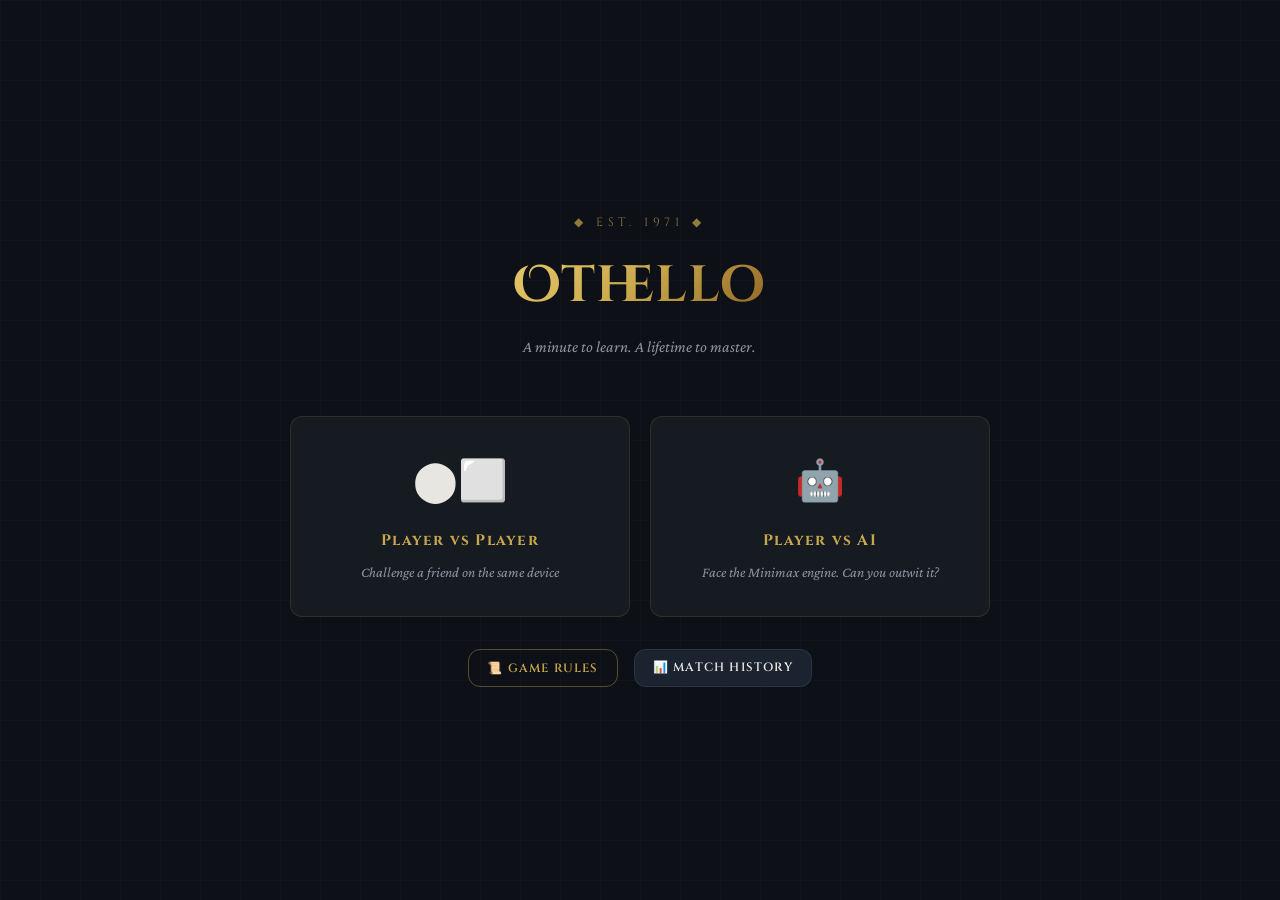
<file: templates/index.html>
<!DOCTYPE html>
<html lang="en">
<head>
  <meta charset="UTF-8">
  <meta name="viewport" content="width=device-width, initial-scale=1.0">
  <title>Othello – The Classic Strategy Game</title>
  <link rel="stylesheet" href="/static/css/style.css">
</head>
<body>

<!-- ═══ HOME PAGE ════════════════════════════════════════════ -->
<div id="home-page" style="display:flex; flex-direction:column; align-items:center; justify-content:center; min-height:100vh; padding:40px 24px;">

  <header class="home-header">
    <span class="ornament">◆  EST. 1971  ◆</span>
    <h1>Othello</h1>
    <p class="tagline">A minute to learn. A lifetime to master.</p>
  </header>

  <!-- Game Mode Cards -->
  <div class="mode-cards">
    <div class="mode-card" onclick="launchGame('pvp')">
      <span class="icon">⬤⬜</span>
      <h3>Player vs Player</h3>
      <p>Challenge a friend on the same device</p>
    </div>
    <div class="mode-card" onclick="launchGame('pvai')">
      <span class="icon">🤖</span>
      <h3>Player vs AI</h3>
      <p>Face the Minimax engine. Can you outwit it?</p>
    </div>
  </div>

  <!-- Secondary Links -->
  <div class="secondary-links">
    <button class="btn btn-secondary btn-sm" onclick="openRules()">📜 Game Rules</button>
    <a href="/history" class="btn btn-ghost btn-sm">📊 Match History</a>
  </div>

</div>

<!-- ═══ GAME PAGE ════════════════════════════════════════════ -->
<div id="game-page" style="display:none;">
  <div style="max-width:1000px; margin:0 auto; padding:20px 24px;">

    <!-- Top Nav -->
    <div style="display:flex; justify-content:space-between; align-items:center; margin-bottom:20px;">
      <button class="btn btn-ghost btn-sm" onclick="goHome()">← Menu</button>
      <span id="game-mode-label" class="subtitle" style="letter-spacing:0.2em;">—</span>
      <button class="btn btn-secondary btn-sm" onclick="openRules()">Rules</button>
    </div>

    <!-- Game Layout -->
    <div class="game-layout">

      <!-- Black Player Panel -->
      <div class="player-panel black-panel active">
        <div class="player-disc"></div>
        <div class="player-name">Black</div>
        <div class="player-score" id="black-score">2</div>
        <div class="turn-indicator" id="black-turn-ind">Your Turn</div>
      </div>

      <!-- Board + Status -->
      <div class="board-wrapper">
        <div class="board-container">
          <div id="game-board"></div>

          <!-- Game Over Overlay -->
          <div id="game-over-overlay">
            <div class="winner-text" id="winner-text">Black Wins!</div>
            <div class="final-scores" id="final-scores"></div>
            <div style="display:flex; gap:12px; margin-top:8px;">
              <button class="btn btn-primary btn-sm" onclick="restartGame()">Play Again</button>
              <button class="btn btn-ghost btn-sm" onclick="goHome()">Main Menu</button>
            </div>
          </div>
        </div>

        <!-- AI Thinking / Status -->
        <div class="ai-thinking" id="ai-thinking">
          AI is thinking
          <div class="dot-blink">
            <span></span><span></span><span></span>
          </div>
        </div>
        <div class="status-bar" id="status-bar">Starting…</div>
      </div>

      <!-- White Player Panel -->
      <div class="player-panel white-panel">
        <div class="player-disc"></div>
        <div class="player-name" id="white-player-name">White</div>
        <div class="player-score" id="white-score">2</div>
        <div class="turn-indicator" id="white-turn-ind">Your Turn</div>
      </div>

      <!-- Controls Panel (spans full width below) -->
      <div class="controls-panel" style="grid-column: 1 / -1;">
        <div class="section-label">Controls</div>
        <div style="display:flex; gap:10px; flex-wrap:wrap;">
          <button class="btn btn-ghost btn-sm" id="btn-undo" onclick="undoMove()" disabled>↩ Undo</button>
          <button class="btn btn-secondary btn-sm" onclick="restartGame()">↺ Restart</button>
          <button class="btn btn-danger btn-sm" onclick="goHome()">✕ Quit</button>
        </div>
      </div>

    </div><!-- /game-layout -->
  </div>
</div>

<!-- ═══ RULES MODAL ══════════════════════════════════════════ -->
<div class="modal-overlay" id="rules-modal">
  <div class="modal">
    <button class="modal-close" onclick="closeRules()" aria-label="Close">✕</button>
    <h2 style="margin-bottom:6px;">Game Rules</h2>
    <p class="subtitle" style="margin-bottom:0;">How to play Othello</p>

    <ul class="rules-list">
      <li><span class="rule-num">01</span>The board is 8 × 8. Four discs are placed in the centre at the start.</li>
      <li><span class="rule-num">02</span>Black always moves first.</li>
      <li><span class="rule-num">03</span>A move is valid only if it traps at least one opponent disc between your new disc and another of your discs.</li>
      <li><span class="rule-num">04</span>All trapped opponent discs are flipped to your colour.</li>
      <li><span class="rule-num">05</span>If you have no valid move, your turn is passed to your opponent.</li>
      <li><span class="rule-num">06</span>The game ends when the board is full or neither player can move.</li>
      <li><span class="rule-num">07</span>The player with the most discs wins.</li>
      <li><span class="rule-num">08</span>Green dots indicate squares where you can legally play.</li>
    </ul>

    <div style="margin-top:24px; text-align:center;">
      <button class="btn btn-primary btn-sm" onclick="closeRules()">Got it!</button>
    </div>
  </div>
</div>

<!-- Pass toast -->
<div class="pass-toast" id="pass-toast">Turn passed!</div>

<script src="/static/js/game.js"></script>
<script>
  function launchGame(gameMode) {
    document.getElementById('home-page').style.display = 'none';
    const label = document.getElementById('game-mode-label');
    if (label) label.textContent = gameMode === 'pvp' ? 'Player vs Player' : 'Player vs AI';

    // Update white player label in PvAI
    const whiteName = document.getElementById('white-player-name');
    if (whiteName) whiteName.textContent = gameMode === 'pvai' ? 'AI (White)' : 'White';

    startGame(gameMode);
  }

  function openRules()  { document.getElementById('rules-modal').classList.add('open'); }
  function closeRules() { document.getElementById('rules-modal').classList.remove('open'); }

  // Close modal on overlay click
  document.getElementById('rules-modal').addEventListener('click', function(e) {
    if (e.target === this) closeRules();
  });
</script>
</body>
</html>
</file>
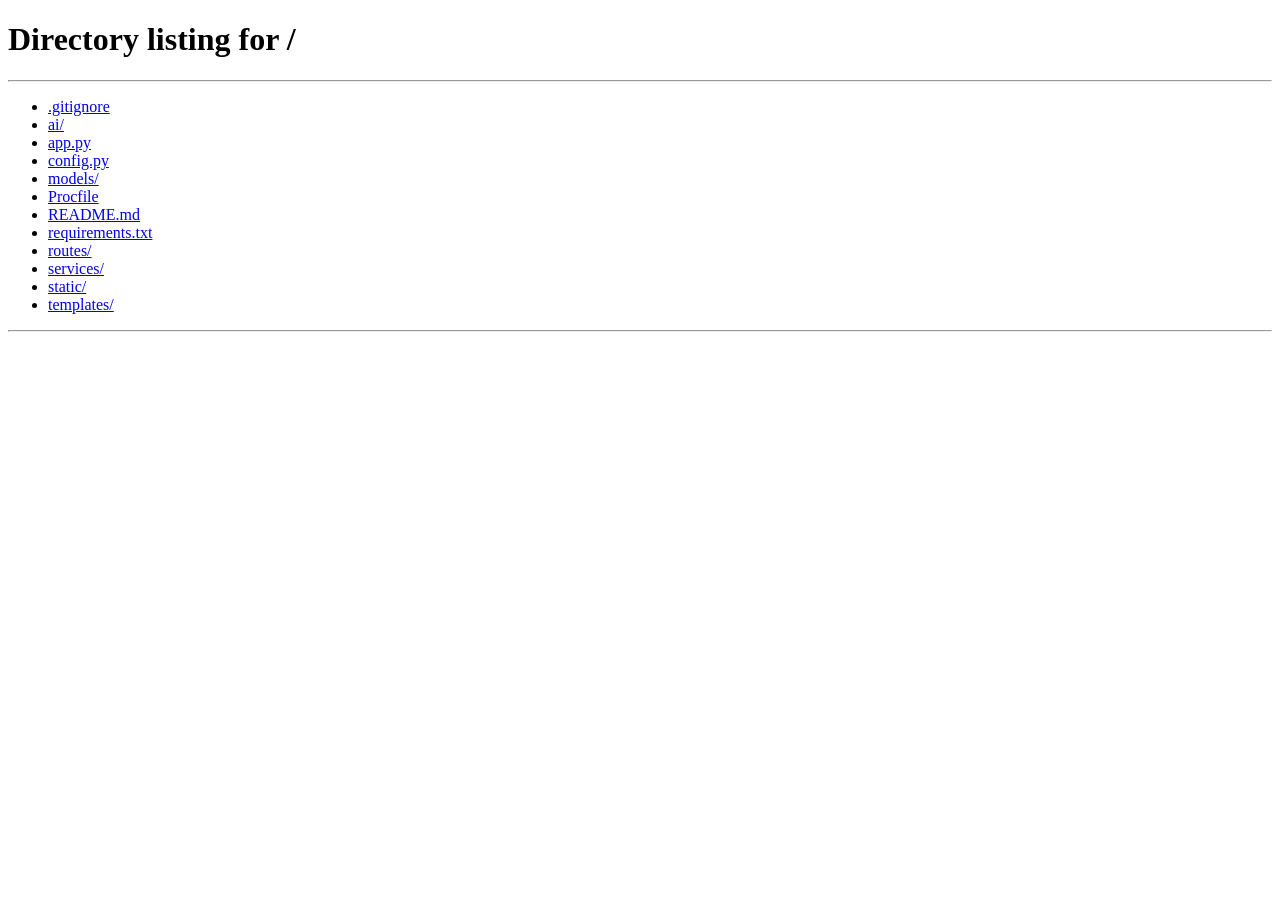
<file: templates/game.html>
<!DOCTYPE html>
<html lang="en">
<head>
  <meta charset="UTF-8">
  <meta name="viewport" content="width=device-width, initial-scale=1.0">
  <title>Othello – Play</title>
  <link rel="stylesheet" href="/static/css/style.css">
</head>
<body>
  <!-- Redirect to index which houses the full SPA -->
  <script>window.location.replace('/');</script>
</body>
</html>
</file>
<file: static/css/style.css>
/* ═══════════════════════════════════════════════════════════════
   Othello – Global Styles
   Theme: Deep noir with jade green board, art-deco typography
   ═══════════════════════════════════════════════════════════════ */

@import url('https://fonts.googleapis.com/css2?family=Cinzel+Decorative:wght@700&family=Cinzel:wght@400;600&family=Crimson+Pro:ital,wght@0,300;0,400;1,300&display=swap');

/* ── CSS Variables ─────────────────────────────────────────── */
:root {
  --bg-dark:      #0d1117;
  --bg-card:      #161b22;
  --bg-panel:     #1c2330;
  --board-green:  #2d6a4f;
  --board-line:   #1b4332;
  --board-glow:   #52b788;
  --gold:         #c9a84c;
  --gold-light:   #e8c96a;
  --disc-black:   #1a1a2e;
  --disc-white:   #f0ede8;
  --disc-shadow:  rgba(0,0,0,0.6);
  --valid-dot:    rgba(82, 183, 136, 0.55);
  --text-primary: #e8e6e1;
  --text-muted:   #8b949e;
  --accent-red:   #e74c3c;
  --radius:       12px;
  --shadow-lg:    0 20px 60px rgba(0,0,0,0.6);
  --shadow-card:  0 8px 24px rgba(0,0,0,0.4);
  --transition:   0.25s cubic-bezier(0.4, 0, 0.2, 1);
}

/* ── Reset & Base ──────────────────────────────────────────── */
*, *::before, *::after { box-sizing: border-box; margin: 0; padding: 0; }

html { font-size: 16px; scroll-behavior: smooth; }

body {
  background: var(--bg-dark);
  color: var(--text-primary);
  font-family: 'Crimson Pro', Georgia, serif;
  font-size: 1.05rem;
  line-height: 1.6;
  min-height: 100vh;
  overflow-x: hidden;
}

/* Subtle grid texture overlay */
body::before {
  content: '';
  position: fixed;
  inset: 0;
  background-image:
    linear-gradient(rgba(201,168,76,0.03) 1px, transparent 1px),
    linear-gradient(90deg, rgba(201,168,76,0.03) 1px, transparent 1px);
  background-size: 40px 40px;
  pointer-events: none;
  z-index: 0;
}

/* ── Typography ────────────────────────────────────────────── */
h1, h2, h3 {
  font-family: 'Cinzel Decorative', serif;
  font-weight: 700;
  letter-spacing: 0.03em;
}

h1 { font-size: clamp(1.8rem, 5vw, 3.2rem); }
h2 { font-size: clamp(1.2rem, 3vw, 1.8rem); }
h3 { font-size: 1.1rem; }

.subtitle {
  font-family: 'Cinzel', serif;
  font-size: 0.85rem;
  letter-spacing: 0.25em;
  text-transform: uppercase;
  color: var(--gold);
}

/* ── Layout Utilities ──────────────────────────────────────── */
.container {
  max-width: 1100px;
  margin: 0 auto;
  padding: 0 24px;
  position: relative;
  z-index: 1;
}

.flex { display: flex; }
.flex-center { display: flex; align-items: center; justify-content: center; }
.flex-col { flex-direction: column; }
.gap-2 { gap: 8px; }
.gap-4 { gap: 16px; }
.gap-6 { gap: 24px; }
.text-center { text-align: center; }
.mt-4 { margin-top: 16px; }
.mt-8 { margin-top: 32px; }

/* ── Buttons ───────────────────────────────────────────────── */
.btn {
  display: inline-flex;
  align-items: center;
  justify-content: center;
  gap: 8px;
  padding: 12px 28px;
  border: none;
  border-radius: var(--radius);
  font-family: 'Cinzel', serif;
  font-size: 0.85rem;
  font-weight: 600;
  letter-spacing: 0.1em;
  text-transform: uppercase;
  cursor: pointer;
  transition: all var(--transition);
  text-decoration: none;
  position: relative;
  overflow: hidden;
}

.btn::after {
  content: '';
  position: absolute;
  inset: 0;
  background: rgba(255,255,255,0.07);
  opacity: 0;
  transition: opacity var(--transition);
}
.btn:hover::after { opacity: 1; }

.btn-primary {
  background: linear-gradient(135deg, var(--gold) 0%, #a07830 100%);
  color: #0d1117;
  box-shadow: 0 4px 20px rgba(201,168,76,0.35);
}
.btn-primary:hover {
  transform: translateY(-2px);
  box-shadow: 0 8px 30px rgba(201,168,76,0.5);
}
.btn-primary:active { transform: translateY(0); }

.btn-secondary {
  background: transparent;
  border: 1px solid rgba(201,168,76,0.4);
  color: var(--gold);
}
.btn-secondary:hover {
  border-color: var(--gold);
  background: rgba(201,168,76,0.08);
  transform: translateY(-1px);
}

.btn-ghost {
  background: var(--bg-panel);
  color: var(--text-primary);
  border: 1px solid rgba(255,255,255,0.08);
}
.btn-ghost:hover {
  background: rgba(255,255,255,0.06);
  border-color: rgba(255,255,255,0.18);
}

.btn-danger {
  background: linear-gradient(135deg, #c0392b 0%, #962d22 100%);
  color: #fff;
}
.btn-danger:hover { transform: translateY(-1px); }

.btn-sm {
  padding: 8px 18px;
  font-size: 0.75rem;
}

.btn:disabled {
  opacity: 0.4;
  cursor: not-allowed;
  transform: none !important;
}

/* ── Cards ─────────────────────────────────────────────────── */
.card {
  background: var(--bg-card);
  border: 1px solid rgba(201,168,76,0.12);
  border-radius: var(--radius);
  padding: 24px;
  box-shadow: var(--shadow-card);
}

/* ═══════════════════════════════════════════════════════════════
   HOME / LANDING PAGE
   ═══════════════════════════════════════════════════════════════ */
#home-page {
  min-height: 100vh;
  display: flex;
  flex-direction: column;
  align-items: center;
  justify-content: center;
  padding: 40px 24px;
}

.home-header {
  text-align: center;
  margin-bottom: 56px;
  animation: fadeDown 0.8s ease both;
}

.home-header .ornament {
  font-family: 'Cinzel', serif;
  font-size: 0.75rem;
  letter-spacing: 0.4em;
  color: var(--gold);
  opacity: 0.7;
  display: block;
  margin-bottom: 12px;
}

.home-header h1 {
  background: linear-gradient(135deg, var(--gold-light) 0%, var(--gold) 50%, #8a6020 100%);
  -webkit-background-clip: text;
  -webkit-text-fill-color: transparent;
  background-clip: text;
  margin-bottom: 8px;
}

.home-header .tagline {
  font-size: 1rem;
  color: var(--text-muted);
  font-style: italic;
}

.mode-cards {
  display: grid;
  grid-template-columns: repeat(auto-fit, minmax(240px, 1fr));
  gap: 20px;
  width: 100%;
  max-width: 700px;
  animation: fadeUp 0.9s 0.2s ease both;
}

.mode-card {
  background: var(--bg-card);
  border: 1px solid rgba(201,168,76,0.15);
  border-radius: var(--radius);
  padding: 32px 24px;
  text-align: center;
  cursor: pointer;
  transition: all var(--transition);
  position: relative;
  overflow: hidden;
}

.mode-card::before {
  content: '';
  position: absolute;
  inset: 0;
  background: radial-gradient(circle at 50% 0%, rgba(201,168,76,0.08), transparent 70%);
  opacity: 0;
  transition: opacity var(--transition);
}

.mode-card:hover {
  border-color: var(--gold);
  transform: translateY(-4px);
  box-shadow: 0 12px 40px rgba(201,168,76,0.2);
}
.mode-card:hover::before { opacity: 1; }

.mode-card .icon {
  font-size: 2.5rem;
  margin-bottom: 16px;
  display: block;
}

.mode-card h3 {
  font-family: 'Cinzel', serif;
  font-size: 0.95rem;
  color: var(--gold);
  letter-spacing: 0.08em;
  margin-bottom: 8px;
}

.mode-card p {
  font-size: 0.9rem;
  color: var(--text-muted);
  font-style: italic;
}

.secondary-links {
  display: flex;
  gap: 16px;
  margin-top: 32px;
  flex-wrap: wrap;
  justify-content: center;
  animation: fadeUp 1s 0.4s ease both;
}

/* ═══════════════════════════════════════════════════════════════
   GAME PAGE
   ═══════════════════════════════════════════════════════════════ */
#game-page {
  min-height: 100vh;
  padding: 24px;
}

.game-layout {
  max-width: 1000px;
  margin: 0 auto;
  display: grid;
  grid-template-columns: 1fr auto 1fr;
  grid-template-rows: auto auto;
  gap: 20px;
  align-items: start;
}

/* Player panels ─── */
.player-panel {
  background: var(--bg-card);
  border: 1px solid rgba(255,255,255,0.06);
  border-radius: var(--radius);
  padding: 20px;
  transition: all var(--transition);
}

.player-panel.active {
  border-color: var(--gold);
  box-shadow: 0 0 24px rgba(201,168,76,0.2);
}

.player-panel .player-disc {
  width: 36px;
  height: 36px;
  border-radius: 50%;
  margin-bottom: 12px;
  box-shadow: 0 4px 12px rgba(0,0,0,0.4);
}

.player-panel.black-panel .player-disc {
  background: radial-gradient(circle at 35% 35%, #444, var(--disc-black));
}
.player-panel.white-panel .player-disc {
  background: radial-gradient(circle at 35% 35%, #fff, #ccc);
}

.player-panel .player-name {
  font-family: 'Cinzel', serif;
  font-size: 0.8rem;
  color: var(--text-muted);
  letter-spacing: 0.1em;
  text-transform: uppercase;
  margin-bottom: 4px;
}

.player-panel .player-score {
  font-family: 'Cinzel Decorative', serif;
  font-size: 2rem;
  color: var(--text-primary);
  line-height: 1;
}

.player-panel .turn-indicator {
  margin-top: 10px;
  font-size: 0.75rem;
  font-family: 'Cinzel', serif;
  letter-spacing: 0.15em;
  color: var(--gold);
  text-transform: uppercase;
  opacity: 0;
  transition: opacity var(--transition);
}
.player-panel.active .turn-indicator { opacity: 1; }

/* Board wrapper ─── */
.board-wrapper {
  position: relative;
  display: flex;
  flex-direction: column;
  align-items: center;
  gap: 12px;
  grid-row: 1 / 3;
}

.board-container {
  position: relative;
  border: 3px solid var(--board-line);
  border-radius: 6px;
  box-shadow: 0 0 0 1px rgba(201,168,76,0.2), var(--shadow-lg);
  overflow: hidden;
}

#game-board {
  display: grid;
  grid-template-columns: repeat(8, 1fr);
  background: var(--board-green);
  gap: 0;
}

/* Board cells ─── */
.cell {
  width: 62px;
  height: 62px;
  border: 1px solid var(--board-line);
  position: relative;
  cursor: default;
  transition: background var(--transition);
  display: flex;
  align-items: center;
  justify-content: center;
}

.cell.valid {
  cursor: pointer;
}
.cell.valid:hover {
  background: rgba(82, 183, 136, 0.18);
}

/* Discs ─── */
.disc {
  width: 80%;
  height: 80%;
  border-radius: 50%;
  position: absolute;
  transition: transform 0.35s cubic-bezier(0.34, 1.56, 0.64, 1);
}

.disc.black {
  background: radial-gradient(circle at 35% 32%, #555, var(--disc-black) 60%);
  box-shadow: inset 0 -3px 6px rgba(0,0,0,0.5), 0 4px 10px rgba(0,0,0,0.6);
}

.disc.white {
  background: radial-gradient(circle at 35% 32%, #fff 30%, #d8d4ce 70%);
  box-shadow: inset 0 -3px 6px rgba(0,0,0,0.15), 0 4px 10px rgba(0,0,0,0.4);
}

/* Disc flip animation */
@keyframes flipToWhite {
  0%   { transform: scaleX(1);  filter: brightness(0.3); }
  50%  { transform: scaleX(0);  filter: brightness(0.5); }
  100% { transform: scaleX(1);  filter: brightness(1); }
}
@keyframes flipToBlack {
  0%   { transform: scaleX(1);  filter: brightness(1.3); }
  50%  { transform: scaleX(0);  filter: brightness(0.8); }
  100% { transform: scaleX(1);  filter: brightness(1); }
}
@keyframes placeDisc {
  0%   { transform: scale(0); opacity: 0; }
  70%  { transform: scale(1.15); }
  100% { transform: scale(1);  opacity: 1; }
}

.disc.placing  { animation: placeDisc 0.3s ease both; }
.disc.flipping-to-white { animation: flipToWhite 0.4s ease both; }
.disc.flipping-to-black { animation: flipToBlack 0.4s ease both; }

/* Valid move indicator dot ─── */
.valid-dot {
  width: 28%;
  height: 28%;
  border-radius: 50%;
  background: var(--valid-dot);
  border: 2px solid rgba(82, 183, 136, 0.7);
  position: absolute;
  pointer-events: none;
  animation: pulse 1.8s ease-in-out infinite;
}

@keyframes pulse {
  0%, 100% { transform: scale(1);   opacity: 0.55; }
  50%       { transform: scale(1.2); opacity: 0.9;  }
}

/* Game controls panel ─── */
.controls-panel {
  background: var(--bg-card);
  border: 1px solid rgba(255,255,255,0.06);
  border-radius: var(--radius);
  padding: 20px;
  display: flex;
  flex-direction: column;
  gap: 10px;
}

.controls-panel .section-label {
  font-family: 'Cinzel', serif;
  font-size: 0.7rem;
  letter-spacing: 0.2em;
  color: var(--text-muted);
  text-transform: uppercase;
  margin-bottom: 4px;
}

/* Status bar ─── */
.status-bar {
  background: var(--bg-panel);
  border: 1px solid rgba(201,168,76,0.15);
  border-radius: 8px;
  padding: 10px 16px;
  font-family: 'Cinzel', serif;
  font-size: 0.78rem;
  letter-spacing: 0.1em;
  color: var(--gold);
  text-align: center;
  min-height: 38px;
  display: flex;
  align-items: center;
  justify-content: center;
  gap: 8px;
  grid-column: 1 / -1;
}

/* AI thinking indicator ─── */
.ai-thinking {
  display: none;
  align-items: center;
  gap: 8px;
  font-family: 'Cinzel', serif;
  font-size: 0.78rem;
  color: var(--gold);
  letter-spacing: 0.08em;
}
.ai-thinking.visible { display: flex; }

.dot-blink {
  display: inline-flex;
  gap: 4px;
}
.dot-blink span {
  width: 5px; height: 5px;
  border-radius: 50%;
  background: var(--gold);
  animation: blink 1.2s ease-in-out infinite;
}
.dot-blink span:nth-child(2) { animation-delay: 0.2s; }
.dot-blink span:nth-child(3) { animation-delay: 0.4s; }

@keyframes blink {
  0%, 80%, 100% { opacity: 0.2; transform: scale(0.8); }
  40% { opacity: 1; transform: scale(1.2); }
}

/* Game-over overlay ─── */
#game-over-overlay {
  display: none;
  position: absolute;
  inset: 0;
  background: rgba(13, 17, 23, 0.88);
  backdrop-filter: blur(6px);
  align-items: center;
  justify-content: center;
  flex-direction: column;
  gap: 16px;
  border-radius: 6px;
  z-index: 10;
  text-align: center;
  padding: 32px;
}
#game-over-overlay.visible { display: flex; animation: fadeIn 0.5s ease; }

#game-over-overlay .winner-text {
  font-family: 'Cinzel Decorative', serif;
  font-size: clamp(1.2rem, 4vw, 1.8rem);
  background: linear-gradient(135deg, var(--gold-light), var(--gold));
  -webkit-background-clip: text;
  -webkit-text-fill-color: transparent;
  background-clip: text;
}

#game-over-overlay .final-scores {
  font-size: 1.1rem;
  color: var(--text-muted);
}

/* Pass toast ─── */
.pass-toast {
  position: fixed;
  bottom: 32px;
  left: 50%;
  transform: translateX(-50%) translateY(60px);
  background: var(--bg-card);
  border: 1px solid rgba(201,168,76,0.3);
  border-radius: 30px;
  padding: 10px 24px;
  font-family: 'Cinzel', serif;
  font-size: 0.8rem;
  letter-spacing: 0.1em;
  color: var(--gold);
  box-shadow: var(--shadow-card);
  transition: transform 0.4s cubic-bezier(0.34, 1.56, 0.64, 1), opacity 0.4s;
  opacity: 0;
  z-index: 100;
}
.pass-toast.show {
  transform: translateX(-50%) translateY(0);
  opacity: 1;
}

/* ═══════════════════════════════════════════════════════════════
   RULES MODAL
   ═══════════════════════════════════════════════════════════════ */
.modal-overlay {
  display: none;
  position: fixed;
  inset: 0;
  background: rgba(0,0,0,0.75);
  backdrop-filter: blur(4px);
  z-index: 200;
  align-items: center;
  justify-content: center;
  padding: 24px;
}
.modal-overlay.open { display: flex; animation: fadeIn 0.3s ease; }

.modal {
  background: var(--bg-card);
  border: 1px solid rgba(201,168,76,0.2);
  border-radius: var(--radius);
  padding: 36px;
  max-width: 560px;
  width: 100%;
  max-height: 85vh;
  overflow-y: auto;
  position: relative;
  box-shadow: var(--shadow-lg);
  animation: slideUp 0.35s ease;
}

.modal-close {
  position: absolute;
  top: 16px; right: 16px;
  background: none;
  border: none;
  color: var(--text-muted);
  font-size: 1.4rem;
  cursor: pointer;
  line-height: 1;
  padding: 4px 8px;
  border-radius: 6px;
  transition: color var(--transition), background var(--transition);
}
.modal-close:hover { color: var(--text-primary); background: rgba(255,255,255,0.06); }

.rules-list {
  list-style: none;
  margin-top: 16px;
}
.rules-list li {
  padding: 10px 0;
  border-bottom: 1px solid rgba(255,255,255,0.06);
  display: flex;
  gap: 12px;
  font-size: 0.95rem;
  color: var(--text-muted);
}
.rules-list li:last-child { border-bottom: none; }
.rules-list li .rule-num {
  font-family: 'Cinzel', serif;
  font-size: 0.75rem;
  color: var(--gold);
  min-width: 20px;
  padding-top: 2px;
}

/* ═══════════════════════════════════════════════════════════════
   HISTORY PAGE
   ═══════════════════════════════════════════════════════════════ */
#history-page {
  padding: 48px 24px;
  min-height: 100vh;
}

.history-header {
  text-align: center;
  margin-bottom: 40px;
  animation: fadeDown 0.6s ease both;
}

.stats-grid {
  display: grid;
  grid-template-columns: repeat(auto-fit, minmax(150px, 1fr));
  gap: 16px;
  margin-bottom: 40px;
  animation: fadeUp 0.7s 0.1s ease both;
}

.stat-card {
  background: var(--bg-card);
  border: 1px solid rgba(201,168,76,0.12);
  border-radius: var(--radius);
  padding: 20px;
  text-align: center;
  transition: border-color var(--transition);
}
.stat-card:hover { border-color: rgba(201,168,76,0.35); }

.stat-card .stat-number {
  font-family: 'Cinzel Decorative', serif;
  font-size: 2rem;
  color: var(--gold);
  line-height: 1.1;
}

.stat-card .stat-label {
  font-family: 'Cinzel', serif;
  font-size: 0.7rem;
  letter-spacing: 0.15em;
  color: var(--text-muted);
  text-transform: uppercase;
  margin-top: 4px;
}

.games-table-container {
  background: var(--bg-card);
  border: 1px solid rgba(201,168,76,0.1);
  border-radius: var(--radius);
  overflow: hidden;
  animation: fadeUp 0.8s 0.2s ease both;
}

.games-table {
  width: 100%;
  border-collapse: collapse;
  font-size: 0.9rem;
}

.games-table th {
  background: var(--bg-panel);
  padding: 14px 20px;
  text-align: left;
  font-family: 'Cinzel', serif;
  font-size: 0.7rem;
  letter-spacing: 0.15em;
  color: var(--text-muted);
  text-transform: uppercase;
  border-bottom: 1px solid rgba(201,168,76,0.1);
}

.games-table td {
  padding: 14px 20px;
  border-bottom: 1px solid rgba(255,255,255,0.04);
  color: var(--text-muted);
}

.games-table tr:last-child td { border-bottom: none; }

.games-table tr:hover td {
  background: rgba(255,255,255,0.02);
  color: var(--text-primary);
}

.badge {
  display: inline-block;
  padding: 3px 10px;
  border-radius: 20px;
  font-family: 'Cinzel', serif;
  font-size: 0.68rem;
  letter-spacing: 0.08em;
  font-weight: 600;
}
.badge-black { background: rgba(26,26,46,0.8); border: 1px solid #555; color: #aaa; }
.badge-white { background: rgba(240,237,232,0.12); border: 1px solid #aaa; color: #ddd; }
.badge-draw  { background: rgba(201,168,76,0.15); border: 1px solid rgba(201,168,76,0.4); color: var(--gold); }
.badge-pvp   { background: rgba(82,183,136,0.15); border: 1px solid rgba(82,183,136,0.4); color: var(--board-glow); }
.badge-pvai  { background: rgba(231,76,60,0.12);  border: 1px solid rgba(231,76,60,0.4);  color: #e88; }

.empty-state {
  text-align: center;
  padding: 60px 24px;
  color: var(--text-muted);
}
.empty-state .empty-icon { font-size: 3rem; margin-bottom: 16px; opacity: 0.4; }

/* ═══════════════════════════════════════════════════════════════
   ANIMATIONS
   ═══════════════════════════════════════════════════════════════ */
@keyframes fadeIn  { from { opacity: 0 } to { opacity: 1 } }
@keyframes fadeDown { from { opacity: 0; transform: translateY(-20px) } to { opacity: 1; transform: translateY(0) } }
@keyframes fadeUp   { from { opacity: 0; transform: translateY(20px)  } to { opacity: 1; transform: translateY(0) } }
@keyframes slideUp  { from { opacity: 0; transform: translateY(30px)  } to { opacity: 1; transform: translateY(0) } }

/* ═══════════════════════════════════════════════════════════════
   RESPONSIVE
   ═══════════════════════════════════════════════════════════════ */
@media (max-width: 860px) {
  .game-layout {
    grid-template-columns: 1fr;
    grid-template-rows: auto;
    justify-items: center;
  }
  .board-wrapper { grid-row: auto; }
  .cell { width: 44px; height: 44px; }
  .player-panel { width: 100%; max-width: 496px; }
  .controls-panel { width: 100%; max-width: 496px; }
}

@media (max-width: 420px) {
  .cell { width: 36px; height: 36px; }
}

/* ── Scrollbar ──────────────────────────────────────────────── */
::-webkit-scrollbar { width: 6px; }
::-webkit-scrollbar-track { background: var(--bg-dark); }
::-webkit-scrollbar-thumb { background: rgba(201,168,76,0.3); border-radius: 3px; }
::-webkit-scrollbar-thumb:hover { background: rgba(201,168,76,0.5); }
</file>
